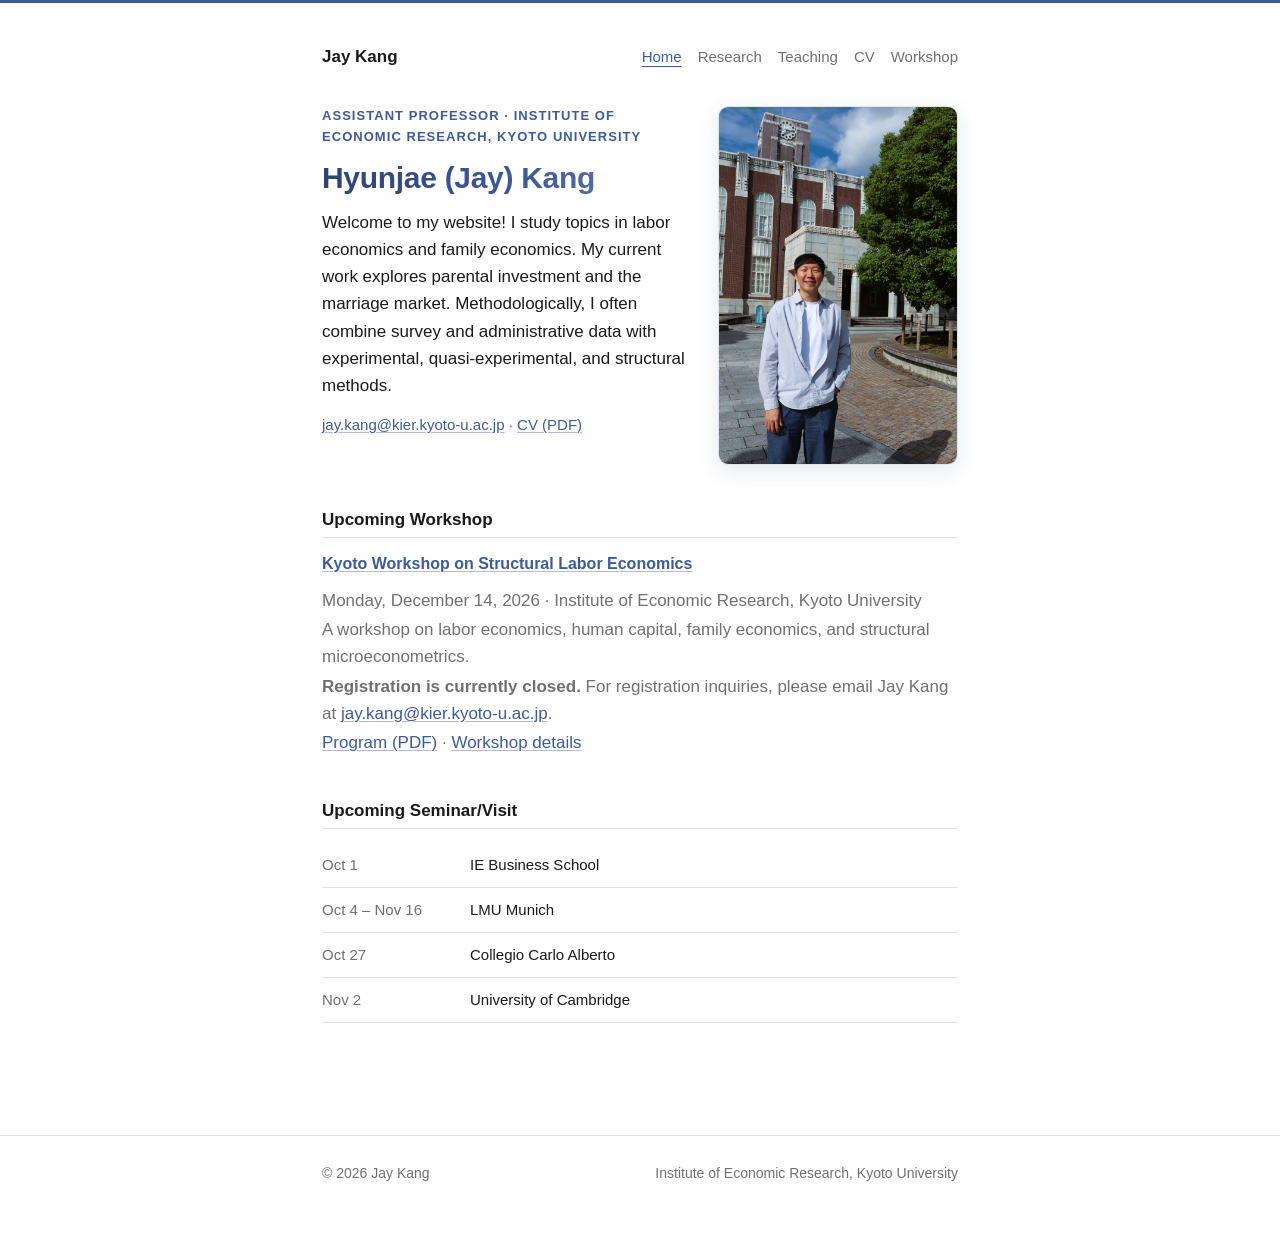
<file: index.html>
<!doctype html>
<html lang="en">
<head>
  <meta charset="utf-8">
  <!-- Google Analytics (GA4) -->
  <script async src="https://www.googletagmanager.com/gtag/js?id=G-Q5BE9JWGGD"></script>
  <script>
    window.dataLayer = window.dataLayer || [];
    function gtag(){dataLayer.push(arguments);}
    gtag('js', new Date());
    gtag('config', 'G-Q5BE9JWGGD');
  </script>
  <meta name="viewport" content="width=device-width, initial-scale=1">
  <meta name="description" content="Jay Kang, Assistant Professor at the Institute of Economic Research, Kyoto University.">
  <title>Jay Kang | Economist</title>
  <link rel="stylesheet" href="assets/css/style.css">
  <!-- Teradive analytics -->
  <script>
  (function() {
    var d=document,s=d.createElement('script');
    s.src='https://teradive.com/t/0111522965ee/tracker.js';
    s.async=true;
    d.head.appendChild(s);
  })();
  </script>
</head>
<body>
  <header class="site-header">
    <div class="container nav-wrap">
      <a class="brand" href="index.html">Jay Kang</a>
      <nav class="nav" aria-label="Main navigation">
        <a class="active" href="index.html">Home</a>
        <a href="research.html">Research</a>
        <a href="teaching.html">Teaching</a>
        <a href="cv.html">CV</a>
        <a href="workshop.html">Workshop</a>
      </nav>
    </div>
  </header>

  <main>
    <div class="container hero">
      <section>
        <div class="intro">
          <div class="intro-text">
            <p class="kicker">Assistant Professor · Institute of Economic Research, Kyoto University</p>
            <h1>Hyunjae (Jay) Kang</h1>
            <p>Welcome to my website! I study topics in labor economics and family economics. My current work explores parental investment and the marriage market. Methodologically, I often combine survey and administrative data with experimental, quasi-experimental, and structural methods.</p>
            <p class="meta-line"><a href="mailto:jay.kang@kier.kyoto-u.ac.jp">jay.kang@kier.kyoto-u.ac.jp</a> · <a href="https://jaykanglabor.github.io/jobmarket/CurriculumVitaeKang.pdf">CV (PDF)</a></p>
          </div>
          <img class="profile-photo" src="profilepic.JPG" alt="Hyunjae (Jay) Kang" width="2400" height="3600">
        </div>

        <h2>Upcoming Workshop</h2>
        <div class="notice">
          <h3><a href="workshop.html">Kyoto Workshop on Structural Labor Economics</a></h3>
          <p>Monday, December 14, 2026 · Institute of Economic Research, Kyoto University</p>
          <p>A workshop on labor economics, human capital, family economics, and structural microeconometrics.</p>
          <p><strong>Registration is currently closed.</strong> For registration inquiries, please email Jay Kang at <a href="mailto:jay.kang@kier.kyoto-u.ac.jp">jay.kang@kier.kyoto-u.ac.jp</a>.</p>
          <p><a href="assets/files/Kyoto_Workshop_Final_Program_2026.pdf">Program (PDF)</a> · <a href="workshop.html">Workshop details</a></p>
        </div>

        <h2>Upcoming Seminar/Visit</h2>
        <div class="schedule">
          <div class="schedule-row">
            <div class="schedule-time">Oct 1</div>
            <div>IE Business School</div>
          </div>
          <div class="schedule-row">
            <div class="schedule-time">Oct 4 – Nov 16</div>
            <div>LMU Munich</div>
          </div>
          <div class="schedule-row">
            <div class="schedule-time">Oct 27</div>
            <div>Collegio Carlo Alberto</div>
          </div>
          <div class="schedule-row">
            <div class="schedule-time">Nov 2</div>
            <div>University of Cambridge</div>
          </div>
        </div>
      </section>
    </div>
  </main>

  <footer class="site-footer">
    <div class="container footer-wrap">
      <span>© 2026 Jay Kang</span>
      <span>Institute of Economic Research, Kyoto University</span>
    </div>
  </footer>
</body>
</html>
</file>
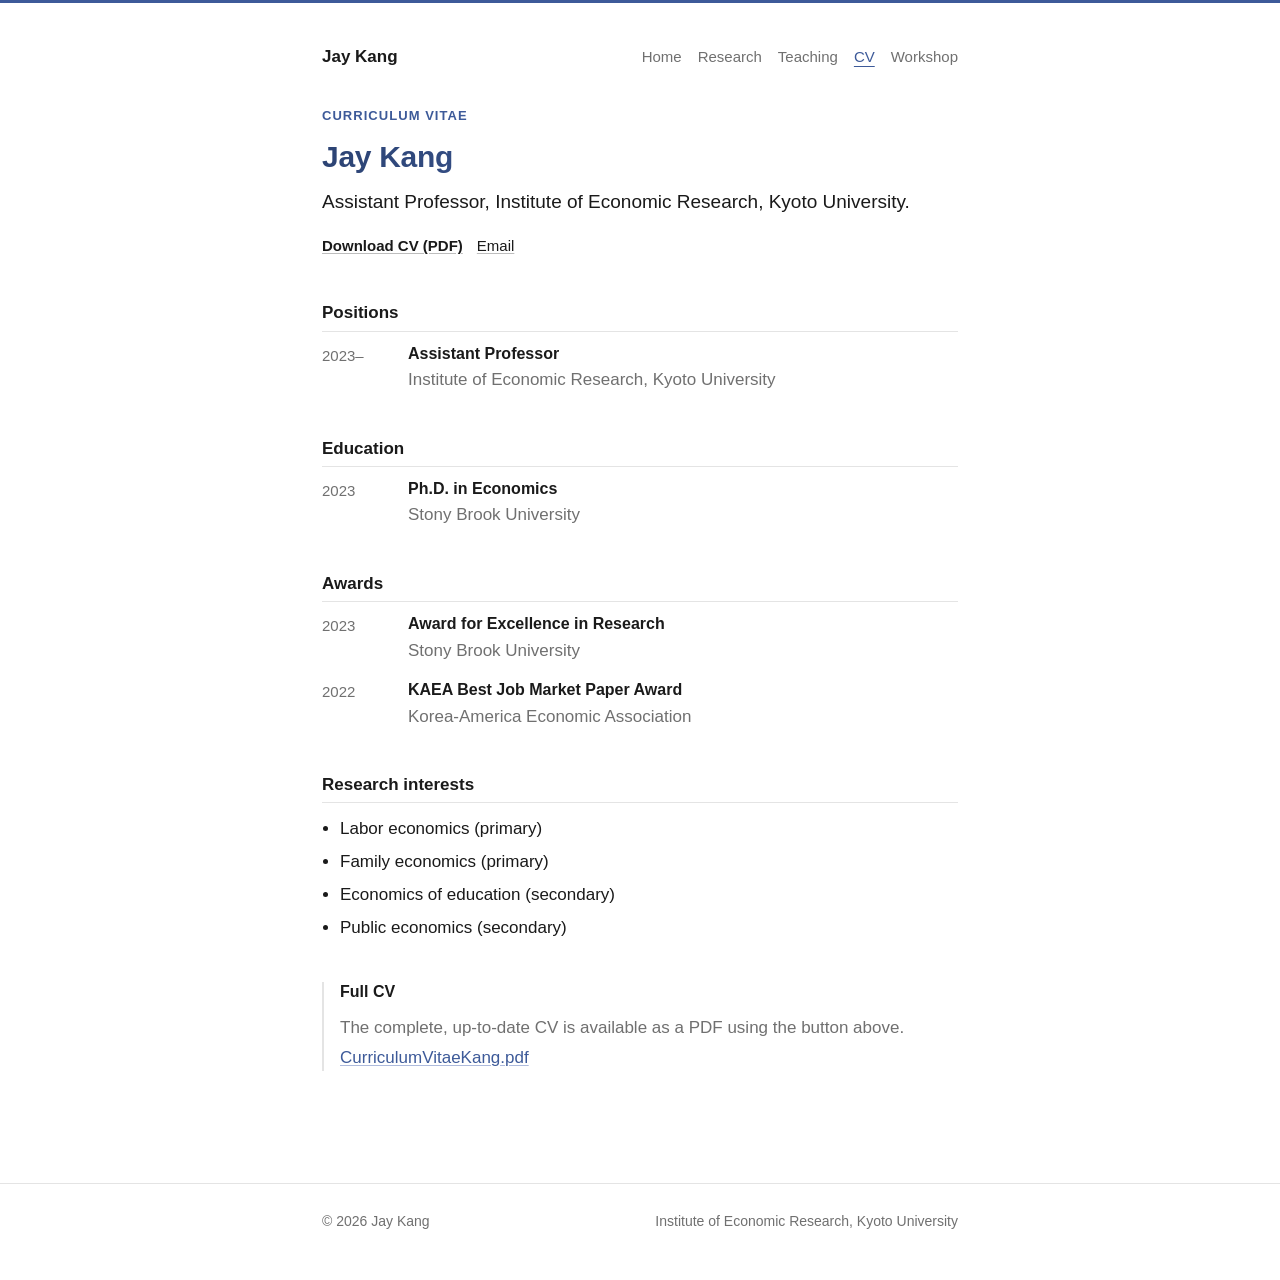
<file: cv.html>
<!doctype html>
<html lang="en">
<head>
  <meta charset="utf-8">
  <!-- Google Analytics (GA4) -->
  <script async src="https://www.googletagmanager.com/gtag/js?id=G-Q5BE9JWGGD"></script>
  <script>
    window.dataLayer = window.dataLayer || [];
    function gtag(){dataLayer.push(arguments);}
    gtag('js', new Date());
    gtag('config', 'G-Q5BE9JWGGD');
  </script>
  <meta name="viewport" content="width=device-width, initial-scale=1">
  <meta name="description" content="CV of Jay Kang.">
  <title>CV | Jay Kang</title>
  <link rel="stylesheet" href="assets/css/style.css">
</head>
<body>
  <header class="site-header">
    <div class="container nav-wrap">
      <a class="brand" href="index.html">Jay Kang</a>
      <nav class="nav" aria-label="Main navigation">
        <a href="index.html">Home</a>
        <a href="research.html">Research</a>
        <a href="teaching.html">Teaching</a>
        <a class="active" href="cv.html">CV</a>
        <a href="workshop.html">Workshop</a>
      </nav>
    </div>
  </header>

  <main>
    <div class="container">
      <section class="page-title">
        <p class="kicker">Curriculum Vitae</p>
        <h1>Jay Kang</h1>
        <p class="lead">Assistant Professor, Institute of Economic Research, Kyoto University.</p>
        <div class="button-row">
          <a class="button primary" href="https://jaykanglabor.github.io/jobmarket/CurriculumVitaeKang.pdf">Download CV (PDF)</a>
          <a class="button" href="mailto:jay.kang@kier.kyoto-u.ac.jp">Email</a>
        </div>
      </section>

      <div class="two-column">
        <section>
          <h2>Positions</h2>
          <div class="timeline">
            <div class="timeline-item">
              <div class="year">2023–</div>
              <div>
                <h3>Assistant Professor</h3>
                <p>Institute of Economic Research, Kyoto University</p>
              </div>
            </div>
          </div>

          <h2>Education</h2>
          <div class="timeline">
            <div class="timeline-item">
              <div class="year">2023</div>
              <div>
                <h3>Ph.D. in Economics</h3>
                <p>Stony Brook University</p>
              </div>
            </div>
          </div>

          <h2>Awards</h2>
          <div class="timeline">
            <div class="timeline-item">
              <div class="year">2023</div>
              <div>
                <h3>Award for Excellence in Research</h3>
                <p>Stony Brook University</p>
              </div>
            </div>
            <div class="timeline-item">
              <div class="year">2022</div>
              <div>
                <h3>KAEA Best Job Market Paper Award</h3>
                <p>Korea-America Economic Association</p>
              </div>
            </div>
          </div>

          <h2>Research interests</h2>
          <ul class="list-plain">
            <li>Labor economics (primary)</li>
            <li>Family economics (primary)</li>
            <li>Economics of education (secondary)</li>
            <li>Public economics (secondary)</li>
          </ul>
        </section>

        <aside class="notice">
          <h3>Full CV</h3>
          <p>The complete, up-to-date CV is available as a PDF using the button above.</p>
          <p><a href="https://jaykanglabor.github.io/jobmarket/CurriculumVitaeKang.pdf">CurriculumVitaeKang.pdf</a></p>
        </aside>
      </div>
    </div>
  </main>

  <footer class="site-footer">
    <div class="container footer-wrap">
      <span>© 2026 Jay Kang</span>
      <span>Institute of Economic Research, Kyoto University</span>
    </div>
  </footer>
</body>
</html>
</file>
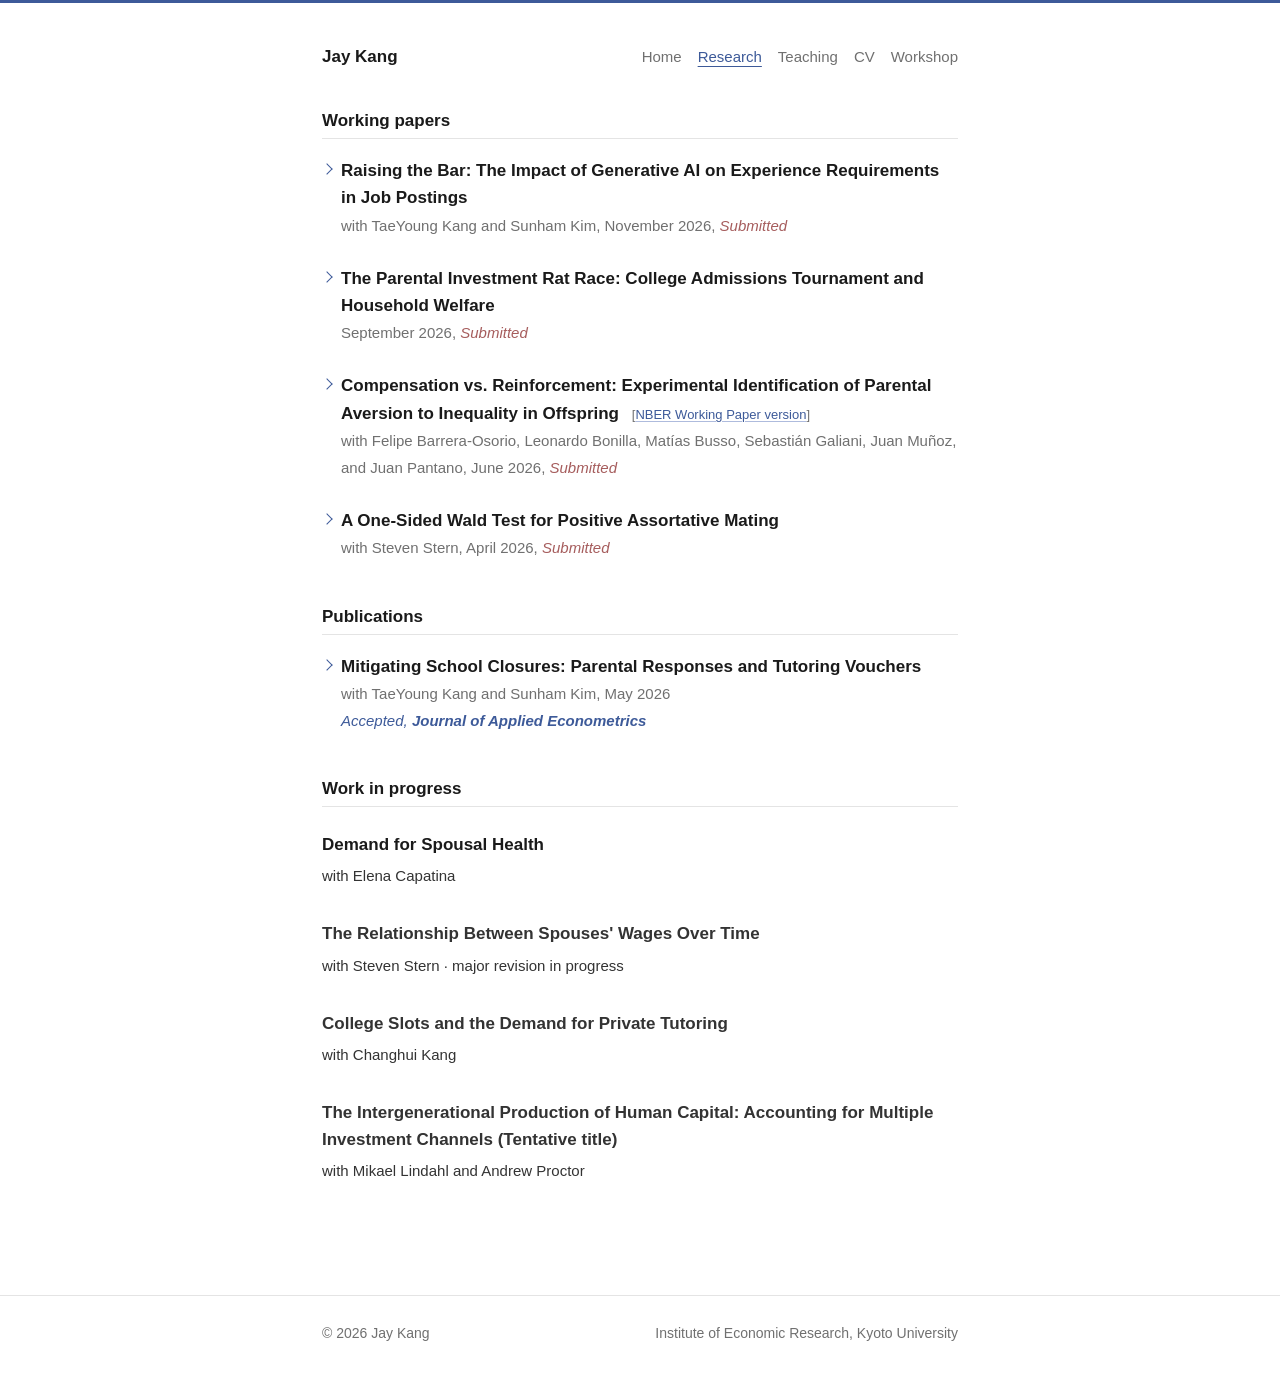
<file: research.html>
<!doctype html>
<html lang="en">
<head>
  <meta charset="utf-8">
  <!-- Google Analytics (GA4) -->
  <script async src="https://www.googletagmanager.com/gtag/js?id=G-Q5BE9JWGGD"></script>
  <script>
    window.dataLayer = window.dataLayer || [];
    function gtag(){dataLayer.push(arguments);}
    gtag('js', new Date());
    gtag('config', 'G-Q5BE9JWGGD');
  </script>
  <meta name="viewport" content="width=device-width, initial-scale=1">
  <meta name="description" content="Research by Jay Kang.">
  <title>Research | Jay Kang</title>
  <link rel="stylesheet" href="assets/css/style.css">
  <!-- Teradive analytics -->
  <script>
  (function() {
    var d=document,s=d.createElement('script');
    s.src='https://teradive.com/t/0111522965ee/tracker.js';
    s.async=true;
    d.head.appendChild(s);
  })();
  </script>
</head>
<body>
  <header class="site-header">
    <div class="container nav-wrap">
      <a class="brand" href="index.html">Jay Kang</a>
      <nav class="nav" aria-label="Main navigation">
        <a href="index.html">Home</a>
        <a class="active" href="research.html">Research</a>
        <a href="teaching.html">Teaching</a>
        <a href="cv.html">CV</a>
        <a href="workshop.html">Workshop</a>
      </nav>
    </div>
  </header>

  <main>
    <div class="container">
      <h2>Working papers</h2>
      <div class="paper-list">
        <details class="paper">
          <summary>
            <a class="paper-title" href="https://papers.ssrn.com/sol3/papers.cfm?abstract_id=7621242" target="_blank" rel="noopener" onclick="event.stopPropagation()">Raising the Bar: The Impact of Generative AI on Experience Requirements in Job Postings</a>
            <span class="paper-meta">with TaeYoung Kang and Sunham Kim, November 2026, <span class="draft-status">Submitted</span></span>
          </summary>
          <div class="paper-body">
            <p>How does generative AI affect the demand for experienced workers? Using 10.4 million Korean job postings from July 2019 to January 2025, we estimate that ChatGPT's release increased required experience by 0.07 years per standard deviation of job-level AI exposure, and reduced the share of postings open to entry-level applicants. The effect remains statistically significant when IT occupations and IT-industry firms are excluded. Comparing each occupation with blue-collar jobs, we find the clearest increase among software developers, whose required experience rose by 0.62 years, and larger increases in occupations with high AI exposure.</p>
          </div>
        </details>

        <details class="paper">
          <summary>
            <a class="paper-title" href="https://jaykanglabor.github.io/jobmarket/Tournament_WP.pdf" target="_blank" rel="noopener" onclick="event.stopPropagation()">The Parental Investment Rat Race: College Admissions Tournament and Household Welfare</a>
            <span class="paper-meta">September 2026, <span class="draft-status">Submitted</span></span>
          </summary>
          <div class="paper-body">
            <p>How much of a household’s educational investment is driven by competition rather than direct human-capital returns? I develop and estimate a dynamic tournament model of admissions competition embedding skill formation, where households choose tutoring expenditure, tutoring hours, and selfstudy hours. Competition drives 77% of tutoring expenditure during secondary school, and 89% in the final year, holding direct returns to human capital fixed. Less than half of self-study time is competition-driven. Although both investments erode non-cognitive skills, tournament and cognitive returns outweigh these costs. Policies targeting educational investment directly improve mobility at a substantial welfare cost, while admissions reforms can achieve mobility gains at a smaller welfare cost.</p>
            <p class="paper-note">This paper supersedes earlier versions circulated as "Dynamic Competition in Parental Investment and Child's Efforts" and "Parental Investment, Child's Efforts, and Intergenerational Mobility."</p>
            <p class="paper-note"><span class="note-label">Recognition</span> KAEA Best Job Market Paper Award (2022); Award for Excellence in Research (Dissertation Award), Stony Brook University (2023).</p>
            <p class="paper-note"><span class="note-label">Presented at</span> Hitotsubashi University, Stone Center at U Chicago, GRIPS, Toulouse Economics of Education Workshop, University of Southampton, SOLE, SEHO, Kansai Labor, Yokohama National University, Korea University, Mannheim Family Economics Workshop, UNSW, ANU, Kyoto University, IAAE, University of Gothenburg, Missouri University of Science &amp; Technology, KDI, KIEP, KLI, SEA, DSE Summer School, AASLE, SBU Game Theory, and WEAI.</p>
            <div class="paper-links">
              <a href="https://jaykanglabor.github.io/jobmarket/Kang_JMP_draft.pdf">January 2023 draft</a>
            </div>
          </div>
        </details>

        <details class="paper">
          <summary>
            <span class="paper-headline">
              <a class="paper-title" href="https://papers.ssrn.com/sol3/papers.cfm?abstract_id=6966958" target="_blank" rel="noopener" onclick="event.stopPropagation()">Compensation vs. Reinforcement: Experimental Identification of Parental Aversion to Inequality in Offspring</a>
              <span class="paper-ref">[<a href="https://www.nber.org/papers/w35375" target="_blank" rel="noopener" onclick="event.stopPropagation()">NBER Working Paper version</a>]</span>
            </span>
            <span class="paper-meta">with Felipe Barrera-Osorio, Leonardo Bonilla, Matías Busso, Sebastián Galiani, Juan Muñoz, and Juan Pantano, June 2026, <span class="draft-status">Submitted</span></span>
          </summary>
          <div class="paper-body">
            <p>Parents may invest differently across children by compensating the disadvantaged child or by reinforcing the child with higher expected returns. We study this question using a conditional cash transfer experiment that uniquely randomized transfers at the student level, generating exogenous variation in transfer exposure across siblings within the same household. The transfers increased short-run attendance among treated students but generated negative spillovers on untreated siblings: untreated siblings of treated students were 3.7 percentage points less likely to graduate from college, a decline of about 30 percent relative to the control mean. We interpret these effects using a dynamic model of household schooling decisions that identifies parental aversion to inequality in children's educational outcomes. The estimated model implies limited aversion to inequality in children's educational outcomes and reproduces held-out treatment effects not used in estimation. A decomposition shows that the negative spillover is primarily driven by substitution in educational investments toward the treated child.</p>
            <p class="paper-note"><span class="note-label">Presented at</span> Seoul National University, Aoyama Gakuin University, Australian National University, University of Technology Sydney, Korea University, Kyoto University, ISER at Osaka University, the Labor Economics Workshop at the University of Tokyo, AASLE 2023, SOLE/AASLE/EALE 2025, the Sejong Applied Micro Workshop, and the Econometric Society World Congress. Coauthors' presentations are not included.</p>
            <div class="paper-links">
              <a href="https://www.socialscienceregistry.org/trials/7719">AEA RCT Registry</a>
            </div>
          </div>
        </details>

        <details class="paper">
          <summary>
            <a class="paper-title" href="https://jaykanglabor.github.io/jobmarket/assortativematingeasytest.pdf" target="_blank" rel="noopener" onclick="event.stopPropagation()">A One-Sided Wald Test for Positive Assortative Mating</a>
            <span class="paper-meta">with Steven Stern, April 2026, <span class="draft-status">Submitted</span></span>
          </summary>
          <div class="paper-body">
            <p>We develop a one-sided Wald test for positive assortative mating (PAM) that tests the null hypothesis of random matching against the alternative of PAM. By framing the problem as testing equality constraints against inequality constraints, our test statistic follows a chi-bar-squared distribution under the null. Monte Carlo simulations demonstrate that the test performs well under weak assortative mating and moderate sample sizes. Empirical applications using CPS data confirm that our method effectively detects PAM on predicted wages.</p>
          </div>
        </details>
      </div>

      <h2>Publications</h2>
      <div class="paper-list">
        <details class="paper">
          <summary>
            <a class="paper-title" href="https://jaykanglabor.github.io/jobmarket/KangKangKim_Voucher.pdf" target="_blank" rel="noopener" onclick="event.stopPropagation()">Mitigating School Closures: Parental Responses and Tutoring Vouchers</a>
            <span class="paper-meta">with TaeYoung Kang and Sunham Kim, May 2026<br><span class="badge badge-rr"> Accepted, <span style="font-weight: 600;">Journal of Applied Econometrics</span></span></span>
          </summary>
          <div class="paper-body">
            <p>We investigate how reduced in-person school days affect educational inequality through parental responses. Exploiting quasi-experimental variation in school-level in-person days and a linked administrative–survey panel, we find that each ten-day loss increases household tutoring expenditure by 4 percent and within-school test-score dispersion by 25 percent. We build and estimate a household choice model in which formal schooling and tutoring jointly generate test scores. Estimates suggest that tutoring substitutes for in-person days and that closures burden low-income households disproportionately. Counterfactual simulations show that a means-tested tutoring-voucher program matches the overall inequality reduction of a universal scheme while cutting costs by 20 percent.</p>
            <p class="paper-note"><span class="note-label">Media coverage</span> The Kyunghyang Shinmun.</p>
          </div>
        </details>
      </div>

      <h2>Work in progress</h2>
      <div class="paper-list">
        <article class="paper">
          <p class="paper-title"><a href="https://jaykanglabor.github.io/jobmarket/Demand%20for%20Spousal%20Health.pdf" target="_blank" rel="noopener">Demand for Spousal Health</a></p>
          <p class="paper-meta">with Elena Capatina</p>
        </article>

        <article class="paper">
          <p class="paper-title">The Relationship Between Spouses' Wages Over Time</p>
          <p class="paper-meta">with Steven Stern · major revision in progress</p>
        </article>

        <article class="paper">
          <p class="paper-title">College Slots and the Demand for Private Tutoring</p>
          <p class="paper-meta">with Changhui Kang</p>
        </article>

        <article class="paper">
          <p class="paper-title">The Intergenerational Production of Human Capital: Accounting for Multiple Investment Channels (Tentative title)</p>
          <p class="paper-meta">with Mikael Lindahl and Andrew Proctor</p>
        </article>
      </div>

    </div>
  </main>

  <footer class="site-footer">
    <div class="container footer-wrap">
      <span>© 2026 Jay Kang</span>
      <span>Institute of Economic Research, Kyoto University</span>
    </div>
  </footer>
</body>
</html>
</file>
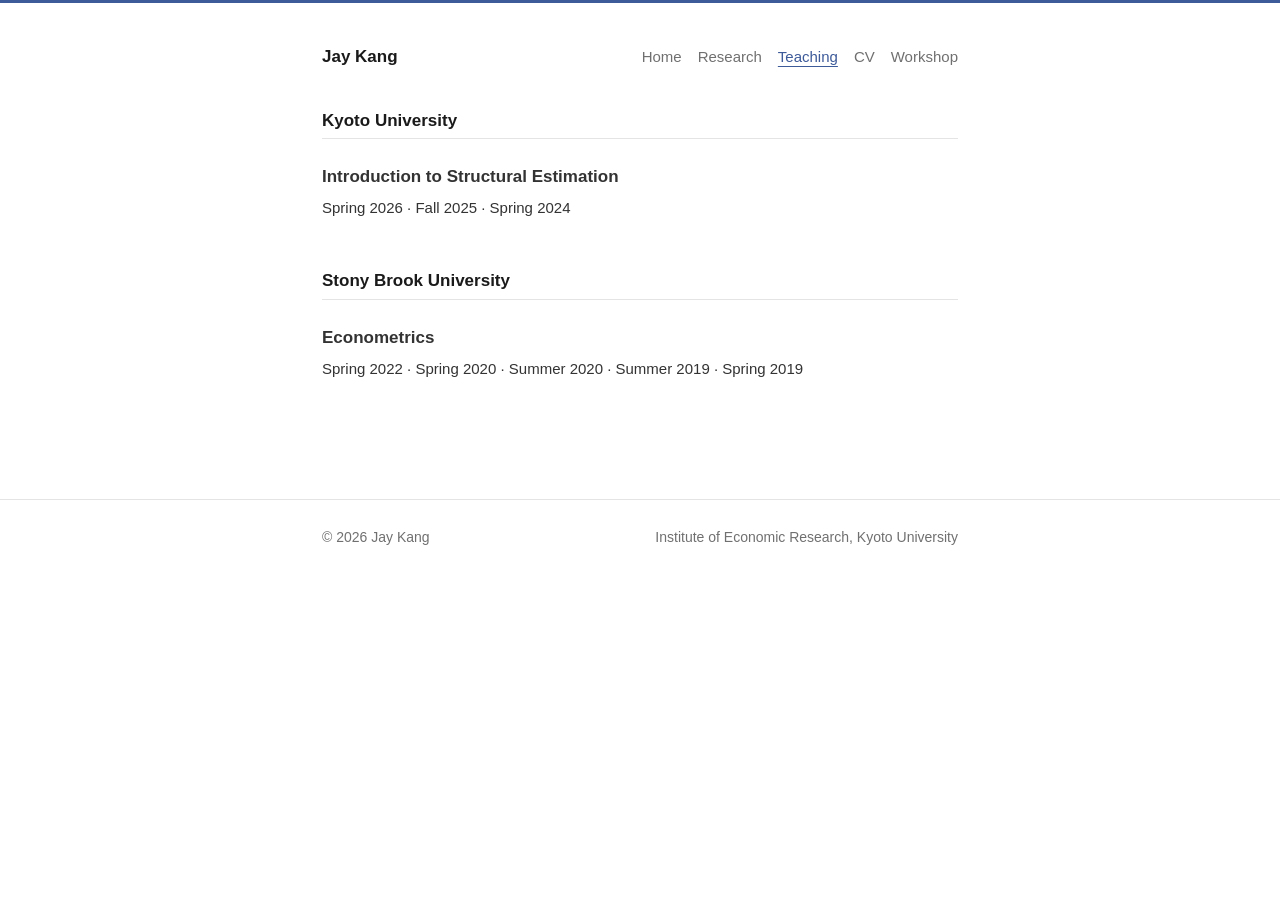
<file: teaching.html>
<!doctype html>
<html lang="en">
<head>
  <meta charset="utf-8">
  <!-- Google Analytics (GA4) -->
  <script async src="https://www.googletagmanager.com/gtag/js?id=G-Q5BE9JWGGD"></script>
  <script>
    window.dataLayer = window.dataLayer || [];
    function gtag(){dataLayer.push(arguments);}
    gtag('js', new Date());
    gtag('config', 'G-Q5BE9JWGGD');
  </script>
  <meta name="viewport" content="width=device-width, initial-scale=1">
  <meta name="description" content="Teaching by Jay Kang.">
  <title>Teaching | Jay Kang</title>
  <link rel="stylesheet" href="assets/css/style.css">
</head>
<body>
  <header class="site-header">
    <div class="container nav-wrap">
      <a class="brand" href="index.html">Jay Kang</a>
      <nav class="nav" aria-label="Main navigation">
        <a href="index.html">Home</a>
        <a href="research.html">Research</a>
        <a class="active" href="teaching.html">Teaching</a>
        <a href="cv.html">CV</a>
        <a href="workshop.html">Workshop</a>
      </nav>
    </div>
  </header>

  <main>
    <div class="container">
      <h2>Kyoto University</h2>
      <div class="paper-list">
        <article class="paper">
          <p class="paper-title">Introduction to Structural Estimation</p>
          <p class="paper-meta">Spring 2026 · Fall 2025 · Spring 2024</p>
          <p></p>
        </article>
      </div>

      <h2>Stony Brook University</h2>
      <div class="paper-list">
        <article class="paper">
          <p class="paper-title">Econometrics</p>
          <p class="paper-meta">Spring 2022 · Spring 2020 · Summer 2020 · Summer 2019 · Spring 2019</p>
          <p></p>
        </article>
      </div>
    </div>
  </main>

  <footer class="site-footer">
    <div class="container footer-wrap">
      <span>© 2026 Jay Kang</span>
      <span>Institute of Economic Research, Kyoto University</span>
    </div>
  </footer>
</body>
</html>
</file>
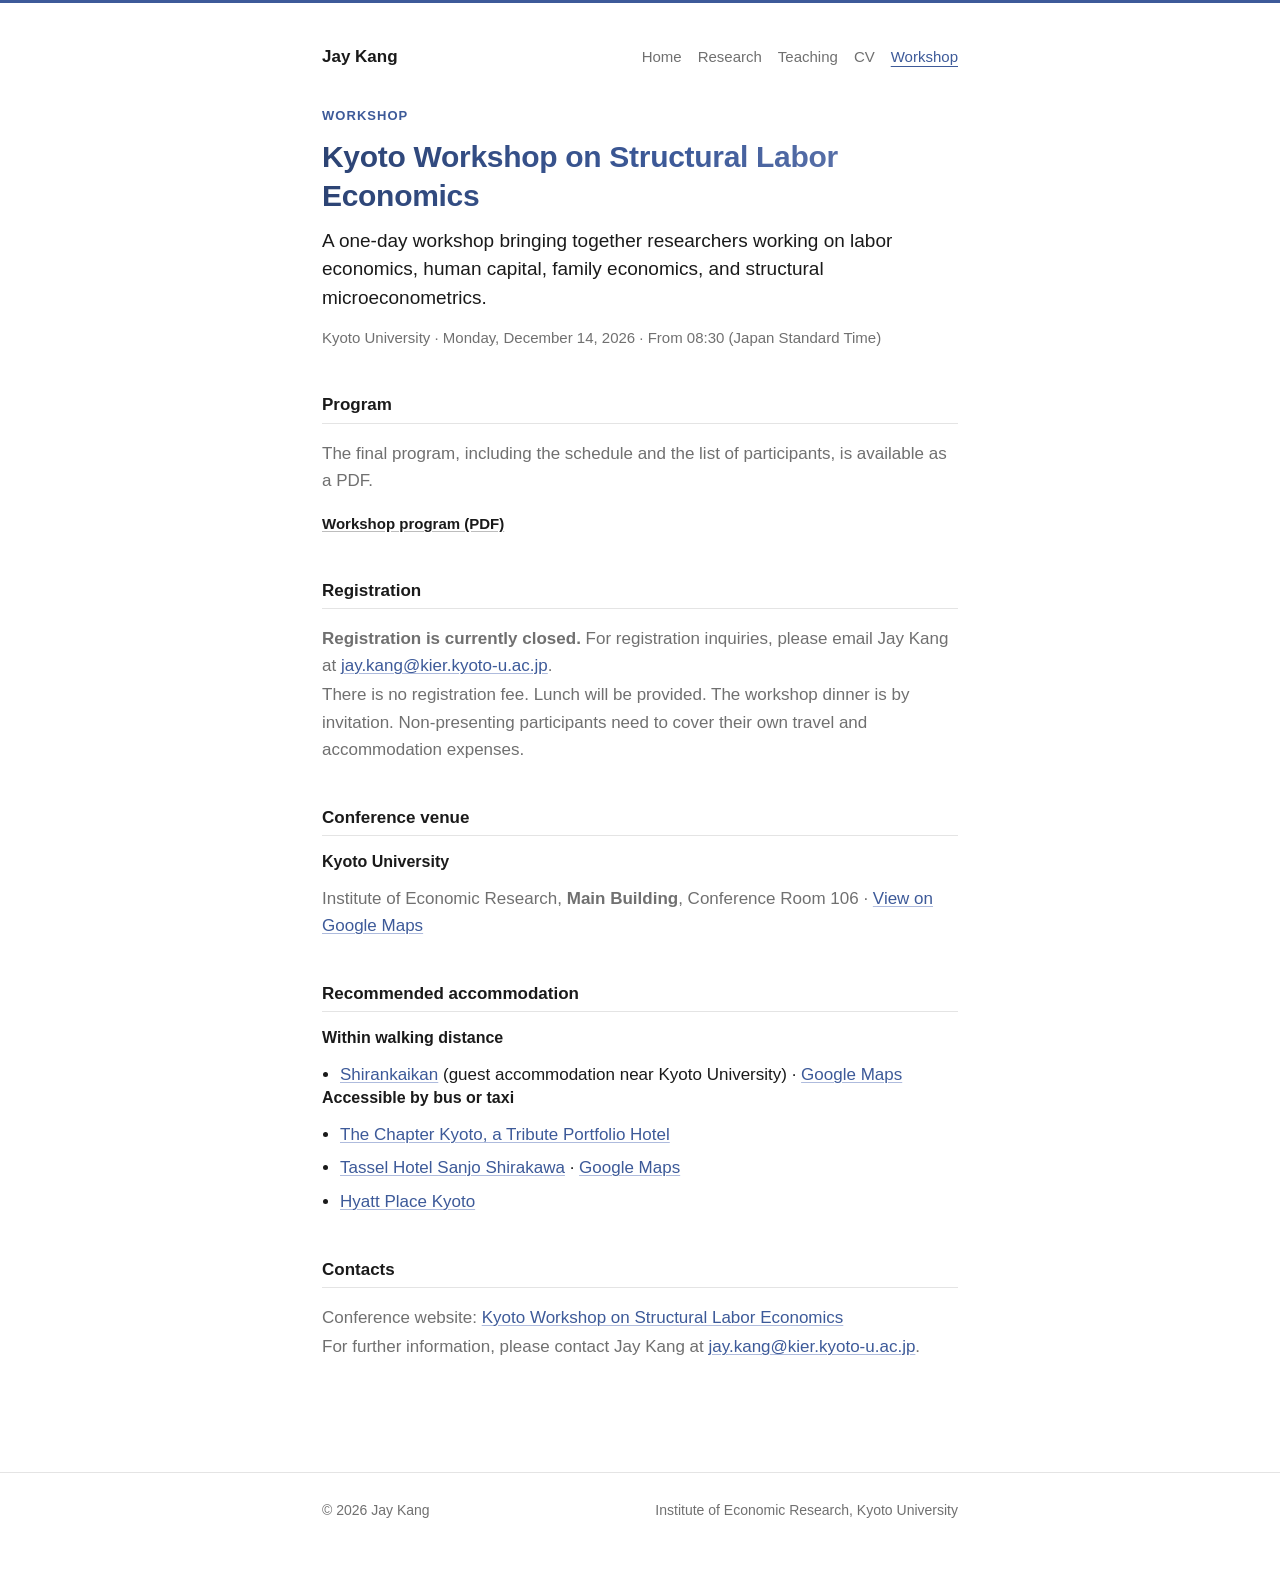
<file: workshop.html>
<!doctype html>
<html lang="en">
<head>
  <meta charset="utf-8">
  <!-- Google Analytics (GA4) -->
  <script async src="https://www.googletagmanager.com/gtag/js?id=G-Q5BE9JWGGD"></script>
  <script>
    window.dataLayer = window.dataLayer || [];
    function gtag(){dataLayer.push(arguments);}
    gtag('js', new Date());
    gtag('config', 'G-Q5BE9JWGGD');
  </script>
  <meta name="viewport" content="width=device-width, initial-scale=1">
  <meta name="description" content="Workshop activities organized by Jay Kang.">
  <title>Workshop | Jay Kang</title>
  <link rel="stylesheet" href="assets/css/style.css">
  <!-- Teradive analytics -->
  <script>
  (function() {
    var d=document,s=d.createElement('script');
    s.src='https://teradive.com/t/0111522965ee/tracker.js';
    s.async=true;
    d.head.appendChild(s);
  })();
  </script>
</head>
<body>
  <header class="site-header">
    <div class="container nav-wrap">
      <a class="brand" href="index.html">Jay Kang</a>
      <nav class="nav" aria-label="Main navigation">
        <a href="index.html">Home</a>
        <a href="research.html">Research</a>
        <a href="teaching.html">Teaching</a>
        <a href="cv.html">CV</a>
        <a class="active" href="workshop.html">Workshop</a>
      </nav>
    </div>
  </header>

  <main>
    <div class="container">
      <section class="workshop-hero">
        <p class="kicker">Workshop</p>
        <h1>Kyoto Workshop on Structural Labor Economics</h1>
        <p class="lead">A one-day workshop bringing together researchers working on labor economics, human capital, family economics, and structural microeconometrics.</p>
        <p class="meta-line">Kyoto University · Monday, December 14, 2026 · From 08:30 (Japan Standard Time)</p>
      </section>

      <h2>Program</h2>
      <div class="notice">
        <p>The final program, including the schedule and the list of participants, is available as a PDF.</p>
        <div class="button-row"><a class="button primary" href="assets/files/Kyoto_Workshop_Final_Program_2026.pdf">Workshop program (PDF)</a></div>
      </div>

      <h2>Registration</h2>
      <div class="notice">
        <p><strong>Registration is currently closed.</strong> For registration inquiries, please email Jay Kang at <a href="mailto:jay.kang@kier.kyoto-u.ac.jp">jay.kang@kier.kyoto-u.ac.jp</a>.</p>
        <p>There is no registration fee. Lunch will be provided. The workshop dinner is by invitation. Non-presenting participants need to cover their own travel and accommodation expenses.</p>
      </div>

      <h2>Conference venue</h2>
      <div class="notice">
        <h3>Kyoto University</h3>
        <p>Institute of Economic Research, <strong>Main Building</strong>, Conference Room 106 · <a href="https://www.google.com/maps/search/?api=1&amp;query=Institute+of+Economic+Research+Main+Building,+Kyoto+University">View on Google Maps</a></p>
      </div>

      <h2>Recommended accommodation</h2>
      <div class="notice">
        <h3>Within walking distance</h3>
        <ul class="list-plain">
          <li><a href="https://shirankai.or.jp/e/facilities/guide/guestroom/index.html">Shirankaikan</a> (guest accommodation near Kyoto University) · <a href="https://maps.app.goo.gl/Ep1q3FvPGTAgznxk6">Google Maps</a></li>
        </ul>
        <h3>Accessible by bus or taxi</h3>
        <ul class="list-plain">
          <li><a href="https://www.marriott.com/en-us/hotels/osakt-the-chapter-kyoto-a-tribute-portfolio-hotel/overview/">The Chapter Kyoto, a Tribute Portfolio Hotel</a></li>
          <li><a href="https://tasselhotel.jp/kyoto-sanjo/en/index.html">Tassel Hotel Sanjo Shirakawa</a> · <a href="https://maps.app.goo.gl/HhNwdUsnK4StryTo9">Google Maps</a></li>
          <li><a href="https://www.hyatt.com/hyatt-place/en-US/kyozk-hyatt-place-kyoto">Hyatt Place Kyoto</a></li>
        </ul>
      </div>

      <h2>Contacts</h2>
      <div class="notice">
        <p>Conference website: <a href="https://www.hyunjaekang.com/workshop.html">Kyoto Workshop on Structural Labor Economics</a></p>
        <p>For further information, please contact Jay Kang at <a href="mailto:jay.kang@kier.kyoto-u.ac.jp">jay.kang@kier.kyoto-u.ac.jp</a>.</p>
      </div>
    </div>
  </main>

  <footer class="site-footer">
    <div class="container footer-wrap">
      <span>© 2026 Jay Kang</span>
      <span>Institute of Economic Research, Kyoto University</span>
    </div>
  </footer>
</body>
</html>
</file>
<file: assets/css/style.css>
/*
  Hyunjae (Jay) Kang — minimal academic website
  Plain HTML/CSS. No build step. Text-first, single column.
*/

:root {
  --ink: #1a1a1a;
  --muted: #707070;
  --line: #e4e4e4;
  --link: #1a1a1a;
  --accent: #3d5a99;        /* refined slate indigo */
  --accent-deep: #2c4373;   /* darker, for hover/contrast */
  --accent-soft: #aebbdd;   /* light tint for underlines */
  --max-width: 680px;
}

* {
  box-sizing: border-box;
}

html {
  -webkit-text-size-adjust: 100%;
}

body {
  margin: 0;
  background: #fff;
  color: var(--ink);
  font-family: -apple-system, BlinkMacSystemFont, "Segoe UI", Roboto, Helvetica, Arial, sans-serif;
  font-size: 17px;
  line-height: 1.6;
  -webkit-font-smoothing: antialiased;
  border-top: 3px solid var(--accent);
}

img {
  max-width: 100%;
  display: block;
}

a {
  color: var(--accent);
  text-decoration: underline;
  text-underline-offset: 2px;
  text-decoration-thickness: 1px;
  text-decoration-color: var(--accent-soft);
}

a:hover,
a:focus {
  color: var(--accent-deep);
  text-decoration-color: var(--accent);
}

.container {
  max-width: var(--max-width);
  margin: 0 auto;
  padding: 0 22px;
}

/* ---------- Header / nav ---------- */

.site-header {
  padding: 40px 0 0;
}

.nav-wrap {
  display: flex;
  align-items: baseline;
  justify-content: space-between;
  gap: 18px;
  flex-wrap: wrap;
}

.brand {
  font-size: 17px;
  font-weight: 600;
  color: var(--ink);
  text-decoration: none;
  letter-spacing: 0;
}

.brand:hover,
.brand:focus {
  color: var(--accent);
}

.nav {
  display: flex;
  flex-wrap: wrap;
  gap: 16px;
  font-size: 15px;
}

.nav a {
  color: var(--muted);
  text-decoration: none;
  padding: 0;
}

.nav a:hover,
.nav a:focus,
.nav a.active {
  color: var(--accent);
}

.nav a.active {
  text-decoration: underline;
  text-underline-offset: 4px;
  text-decoration-color: var(--accent);
}

/* ---------- Layout ---------- */

main {
  padding: 36px 0 56px;
}

.hero,
.two-column {
  display: block;
}

/* ---------- Intro (text + profile photo) ---------- */

.intro {
  display: flex;
  align-items: flex-start;
  gap: 30px;
}

.intro-text {
  flex: 1 1 auto;
  min-width: 0;
}

.profile-photo {
  flex: none;
  width: 240px;
  height: auto;
  border-radius: 10px;
  border: 1px solid var(--line);
  box-shadow: 0 6px 22px rgba(44, 67, 115, 0.12);
}

/* ---------- Typography ---------- */

.kicker {
  color: var(--accent);
  font-size: 13px;
  font-weight: 600;
  text-transform: uppercase;
  letter-spacing: 0.08em;
  margin: 0 0 10px;
}

h1,
h2,
h3 {
  line-height: 1.3;
  margin: 0 0 12px;
  font-weight: 600;
}

h1 {
  font-size: 30px;
  letter-spacing: -0.01em;
  color: var(--accent-deep); /* fallback if background-clip unsupported */
}

@supports ((-webkit-background-clip: text) or (background-clip: text)) {
  h1 {
    background: linear-gradient(100deg, var(--accent-deep) 0%, var(--accent) 55%, #6b7fb3 100%);
    -webkit-background-clip: text;
    background-clip: text;
    -webkit-text-fill-color: transparent;
    color: transparent;
  }
}

h2 {
  font-size: 17px;
  margin-top: 44px;
  padding-bottom: 6px;
  border-bottom: 1px solid var(--line);
}

.container > h2:first-child {
  margin-top: 4px;
}

h3 {
  font-size: 16px;
}

.lead {
  font-size: 19px;
  line-height: 1.5;
  color: var(--ink);
  margin: 0 0 14px;
}

.meta-line {
  color: var(--muted);
  font-size: 15px;
  margin: 0 0 10px;
}

p {
  margin: 0 0 14px;
}

/* ---------- Links row (replaces buttons) ---------- */

.button-row {
  display: flex;
  flex-wrap: wrap;
  gap: 6px 14px;
  margin: 18px 0 0;
  font-size: 15px;
}

.button {
  display: inline;
  border: 0;
  background: none;
  padding: 0;
  color: var(--link);
  border-radius: 0;
  box-shadow: none;
  font-size: inherit;
  text-decoration: underline;
  text-underline-offset: 2px;
  text-decoration-color: #bdbdbd;
}

.button:hover,
.button:focus {
  text-decoration-color: var(--ink);
}

.button.primary {
  font-weight: 600;
}

/* ---------- Papers / lists ---------- */

.paper-list {
  display: grid;
  gap: 26px;
  margin-top: 18px;
}

.paper,
.tile,
.notice,
.timeline-item,
.schedule-row,
.workshop-hero,
.profile-card {
  background: none;
  border: 0;
  border-radius: 0;
  padding: 0;
  box-shadow: none;
}

.paper-title {
  font-size: 17px;
  font-weight: 600;
  letter-spacing: 0;
  margin: 0 0 3px;
}

/* title doubles as the link to the paper — looks like a title, not a link */
a.paper-title,
.paper-title a {
  color: var(--ink);
  text-decoration: none;
}

a.paper-title:hover,
a.paper-title:focus,
.paper-title a:hover,
.paper-title a:focus {
  color: var(--accent);
  text-decoration: underline;
  text-decoration-color: var(--accent-soft);
  text-underline-offset: 2px;
}

/* a small reference link sitting inline next to the title (e.g., NBER version) */
details.paper > summary .paper-headline {
  display: block;
}

details.paper > summary .paper-headline .paper-title {
  display: inline;
}

.paper-ref {
  margin-left: 8px;
  font-size: 13px;
  font-weight: 500;
  white-space: nowrap;
  color: var(--muted);
}

.paper-meta {
  color: var(--muted);
  font-size: 15px;
  margin: 0 0 6px;
}

.paper p {
  color: #333;
  margin: 6px 0 0;
}

/* supplementary lines inside an expanded paper (presented at, recognition, etc.) */
.paper-body .paper-note {
  color: var(--muted);
  font-size: 14px;
  line-height: 1.55;
  margin: 9px 0 0;
}

.note-label {
  color: var(--accent);
  font-weight: 600;
  margin-right: 4px;
}

.paper-links {
  display: flex;
  flex-wrap: wrap;
  gap: 14px;
  margin-top: 8px;
  font-size: 15px;
}

/* ---------- Collapsible papers (details/summary) ---------- */

details.paper > summary {
  list-style: none;
  cursor: pointer;
  position: relative;
  padding-left: 19px;
  outline: none;
}

details.paper > summary::-webkit-details-marker {
  display: none;
}

/* custom chevron in the accent color */
details.paper > summary::before {
  content: "";
  position: absolute;
  left: 1px;
  top: 8px;
  width: 7px;
  height: 7px;
  border-right: 1.5px solid var(--accent);
  border-bottom: 1.5px solid var(--accent);
  transform: rotate(-45deg);
  transition: transform 0.2s ease;
}

details.paper[open] > summary::before {
  transform: rotate(45deg);
}

details.paper > summary .paper-title {
  display: block;
  margin: 0;
  transition: color 0.15s ease;
}

details.paper > summary .paper-meta {
  margin: 3px 0 0;
}

details.paper > summary:hover .paper-title,
details.paper[open] > summary .paper-title {
  color: var(--accent);
}

details.paper > summary:focus-visible {
  outline: 2px solid var(--accent-soft);
  outline-offset: 3px;
  border-radius: 2px;
}

.paper-body {
  padding-left: 19px;
  margin-top: 8px;
}

details.paper[open] > .paper-body {
  animation: paper-reveal 0.22s ease;
}

@keyframes paper-reveal {
  from {
    opacity: 0;
    transform: translateY(-3px);
  }
  to {
    opacity: 1;
    transform: translateY(0);
  }
}

/* status text, formerly a colored badge */
.badge {
  display: inline;
  border-radius: 0;
  padding: 0;
  background: none;
  color: var(--muted);
  font-size: inherit;
  font-weight: 400;
  font-style: italic;
  margin-right: 10px;
}

/* revise-and-resubmit highlight: mild blue */
.badge-rr {
  color: var(--accent);
}

.draft-status {
  color: #a65d5d;
  font-style: italic;
}

/* ---------- Section grids -> simple stacked blocks ---------- */

.section-grid {
  display: grid;
  gap: 16px;
  margin-top: 16px;
}

.tile h3 {
  margin-bottom: 2px;
}

.tile p,
.notice p,
.timeline-item p {
  color: var(--muted);
  margin: 2px 0 0;
}

/* ---------- Page title ---------- */

.page-title {
  margin-bottom: 20px;
}

.page-title h1 {
  font-size: 30px;
}

/* ---------- Sidebars / notices ---------- */

.notice {
  margin-top: 16px;
}

.two-column > .notice,
aside.notice {
  border-left: 2px solid var(--line);
  padding-left: 16px;
  margin-top: 40px;
}

.sidebar-note {
  border-left: 2px solid var(--line);
  padding-left: 16px;
  color: var(--muted);
}

.list-plain {
  margin: 8px 0 0;
  padding-left: 18px;
}

.list-plain li + li {
  margin-top: 6px;
}

/* ---------- Timeline (CV) ---------- */

.timeline {
  display: grid;
  gap: 16px;
  margin-top: 8px;
}

.timeline-item {
  display: grid;
  grid-template-columns: 70px minmax(0, 1fr);
  gap: 16px;
}

.timeline-item h3 {
  margin-bottom: 2px;
}

.year {
  color: var(--muted);
  font-weight: 500;
  font-size: 15px;
}

/* ---------- Workshop ---------- */

.workshop-hero {
  margin-bottom: 8px;
}

.schedule {
  display: grid;
  gap: 0;
  margin-top: 14px;
}

.schedule-row {
  display: grid;
  grid-template-columns: 130px minmax(0, 1fr);
  gap: 18px;
  padding: 10px 0;
  border-bottom: 1px solid var(--line);
  font-size: 15px;
}

.schedule-time {
  color: var(--muted);
  font-weight: 500;
  white-space: nowrap;
}

/* ---------- Footer ---------- */

.site-footer {
  border-top: 1px solid var(--line);
  color: var(--muted);
  padding: 26px 0 48px;
  margin-top: 56px;
  font-size: 14px;
}

.footer-wrap {
  display: flex;
  justify-content: space-between;
  gap: 18px;
  flex-wrap: wrap;
}

/* ---------- Responsive ---------- */

@media (max-width: 560px) {
  .timeline-item,
  .schedule-row {
    grid-template-columns: 1fr;
    gap: 2px;
  }

  h1,
  .page-title h1 {
    font-size: 26px;
  }

  .intro {
    flex-direction: column-reverse;
    gap: 18px;
  }

  .profile-photo {
    width: 240px;
  }
}

/* ---------- Print ---------- */

@media print {
  .site-header,
  .site-footer,
  .button-row {
    display: none;
  }

  body {
    color: #000;
    font-size: 12pt;
    border-top: 0;
  }

  h1 {
    background: none;
    -webkit-text-fill-color: #000;
    color: #000;
  }

  main {
    padding: 0;
  }

  .container {
    max-width: none;
    padding: 0;
  }
}
</file>
